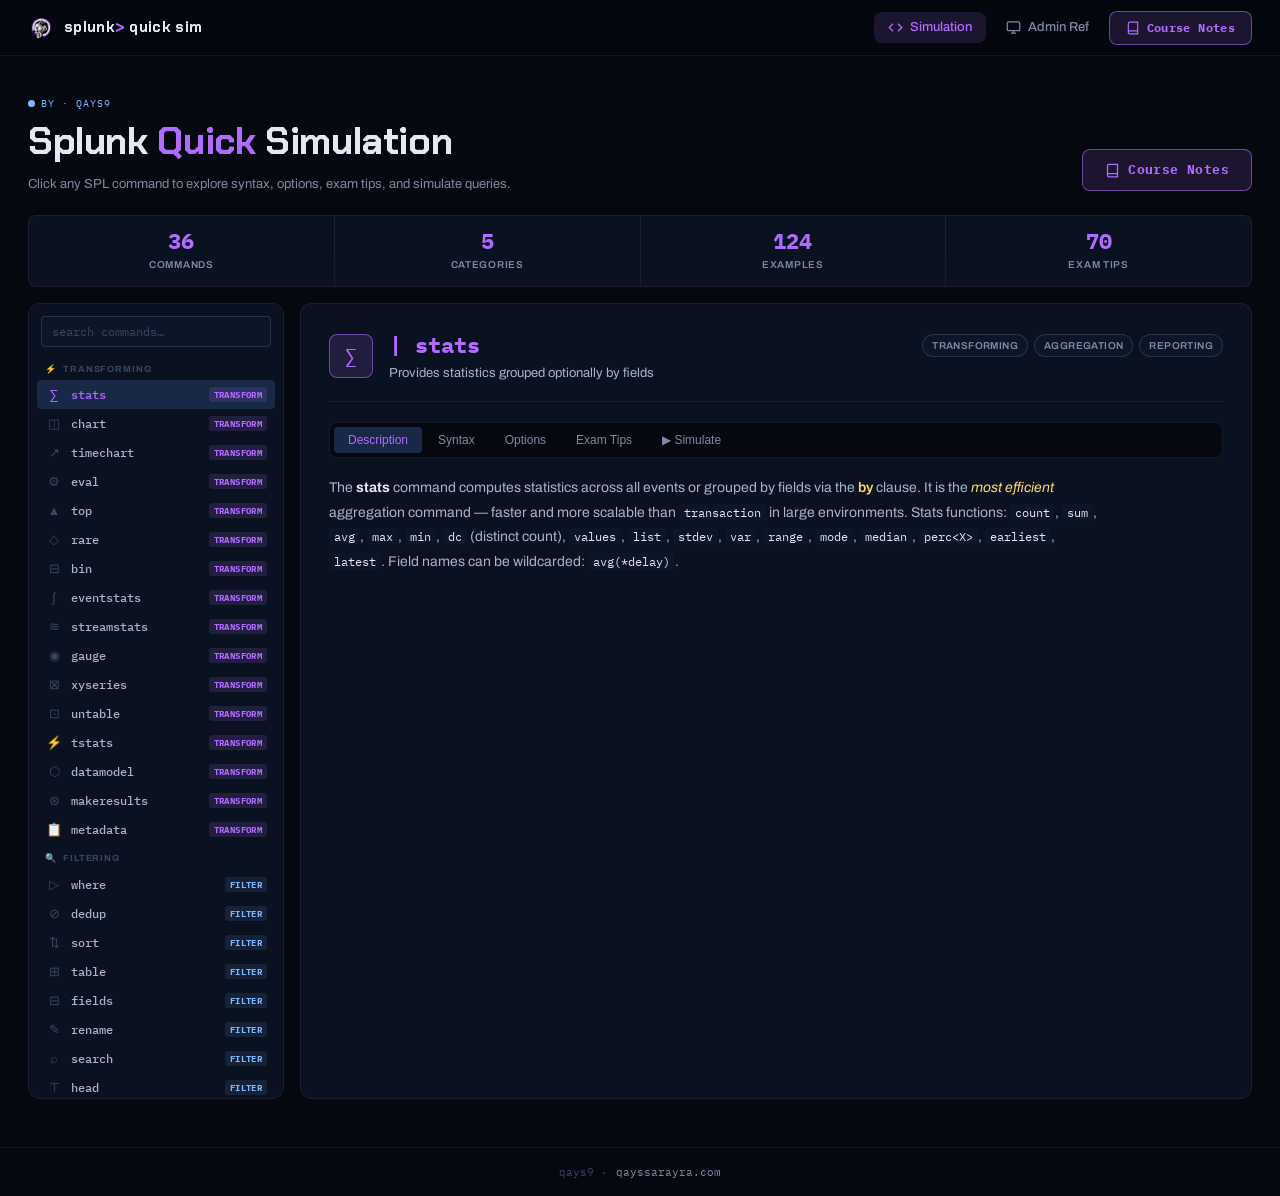
<file: splk-1002/index.html>
<!DOCTYPE html>
<html lang="en">
<head>
  <meta charset="UTF-8">
  <meta name="viewport" content="width=device-width, initial-scale=1.0">
  <title>Splunk Quick Simulation qays9</title>
  <meta name="description" content="Interactive Splunk SPL simulation tool by qays9.">
  <link rel="icon" href="assets/img/logo/qays9.png" type="image/png">
  <link rel="stylesheet" href="assets/css/root.css">
  <link rel="stylesheet" href="assets/css/style.css">
</head>
<body>

  <nav class="navbar">
    <a class="nav-brand" href="./">
      <img class="nav-logo" src="assets/img/logo/qays9.png" alt="qays9" onerror="this.style.display='none'">
      <span class="nav-title">splunk<span>&gt;</span> quick sim</span>
    </a>
    <div class="nav-links">
      <a class="nav-link active" href="./">
        <svg width="15" height="15" viewBox="0 0 24 24" fill="none" stroke="currentColor" stroke-width="2">
          <polyline points="16 18 22 12 16 6"/>
          <polyline points="8 6 2 12 8 18"/>
        </svg>
        Simulation
      </a>
      <a class="nav-link" href="../splk-1003/" target="_blank" rel="noopener">
        <svg width="15" height="15" viewBox="0 0 24 24" fill="none" stroke="currentColor" stroke-width="2">
          <rect x="2" y="3" width="20" height="14" rx="2"/>
          <path d="M8 21h8M12 17v4"/>
        </svg>
        Admin Ref
      </a>
      <a class="nav-download-btn" href="https://qayssarayra.com/vault/post/splunk-power-user-course" target="_blank" rel="noopener">
        <svg width="14" height="14" viewBox="0 0 24 24" fill="none" stroke="currentColor" stroke-width="2">
          <path d="M4 19.5A2.5 2.5 0 0 1 6.5 17H20"/>
          <path d="M6.5 2H20v20H6.5A2.5 2.5 0 0 1 4 19.5v-15A2.5 2.5 0 0 1 6.5 2z"/>
        </svg>
        <span>Course Notes</span>
      </a>
    </div>
  </nav>

  <div class="page-wrapper">

    <div class="hero">
      <div class="hero-left">
        <div class="hero-eyebrow">
          <svg width="7" height="7" viewBox="0 0 8 8" fill="currentColor"><circle cx="4" cy="4" r="4"/></svg>
          by &middot; qays9
        </div>
        <h1>Splunk <em>Quick</em> Simulation</h1>
        <p class="hero-sub">Click any SPL command to explore syntax, options, exam tips, and simulate queries.</p>
      </div>
      <div class="hero-actions">
        <a class="download-btn" href="https://qayssarayra.com/vault/post/splunk-power-user-course" target="_blank" rel="noopener">
          <svg width="15" height="15" viewBox="0 0 24 24" fill="none" stroke="currentColor" stroke-width="2">
            <path d="M4 19.5A2.5 2.5 0 0 1 6.5 17H20"/>
            <path d="M6.5 2H20v20H6.5A2.5 2.5 0 0 1 4 19.5v-15A2.5 2.5 0 0 1 6.5 2z"/>
          </svg>
          Course Notes
        </a>
      </div>
    </div>

    <div class="stats-bar" id="stats-bar"></div>

    <div class="main-layout">
      <div class="sidebar" id="sidebar"></div>
      <div class="content-area" id="content-area">
        <div id="home-grid-wrap" style="padding:20px">
          <div class="live-feed">
            <div class="live-feed-header">
              <div class="live-indicator">
                <div class="live-dot"></div>
                LIVE &middot; index=web_logs
              </div>
              <span style="font-size:10px;color:var(--text-dim);font-family:var(--font-mono)">qayssarayra.com</span>
            </div>
            <div class="live-feed-body" id="live-feed-body"></div>
          </div>
          <div id="home-grid"></div>
        </div>
      </div>
    </div>
  </div>

  <footer class="site-footer">
    qays9 &middot;
    <a href="https://qayssarayra.com" target="_blank" rel="noopener">qayssarayra.com</a>
  </footer>

  <script src="assets/js/data.js"></script>
  <script src="assets/js/sim.js"></script>
  <script src="assets/js/init.js"></script>
</body>
</html>
</file>
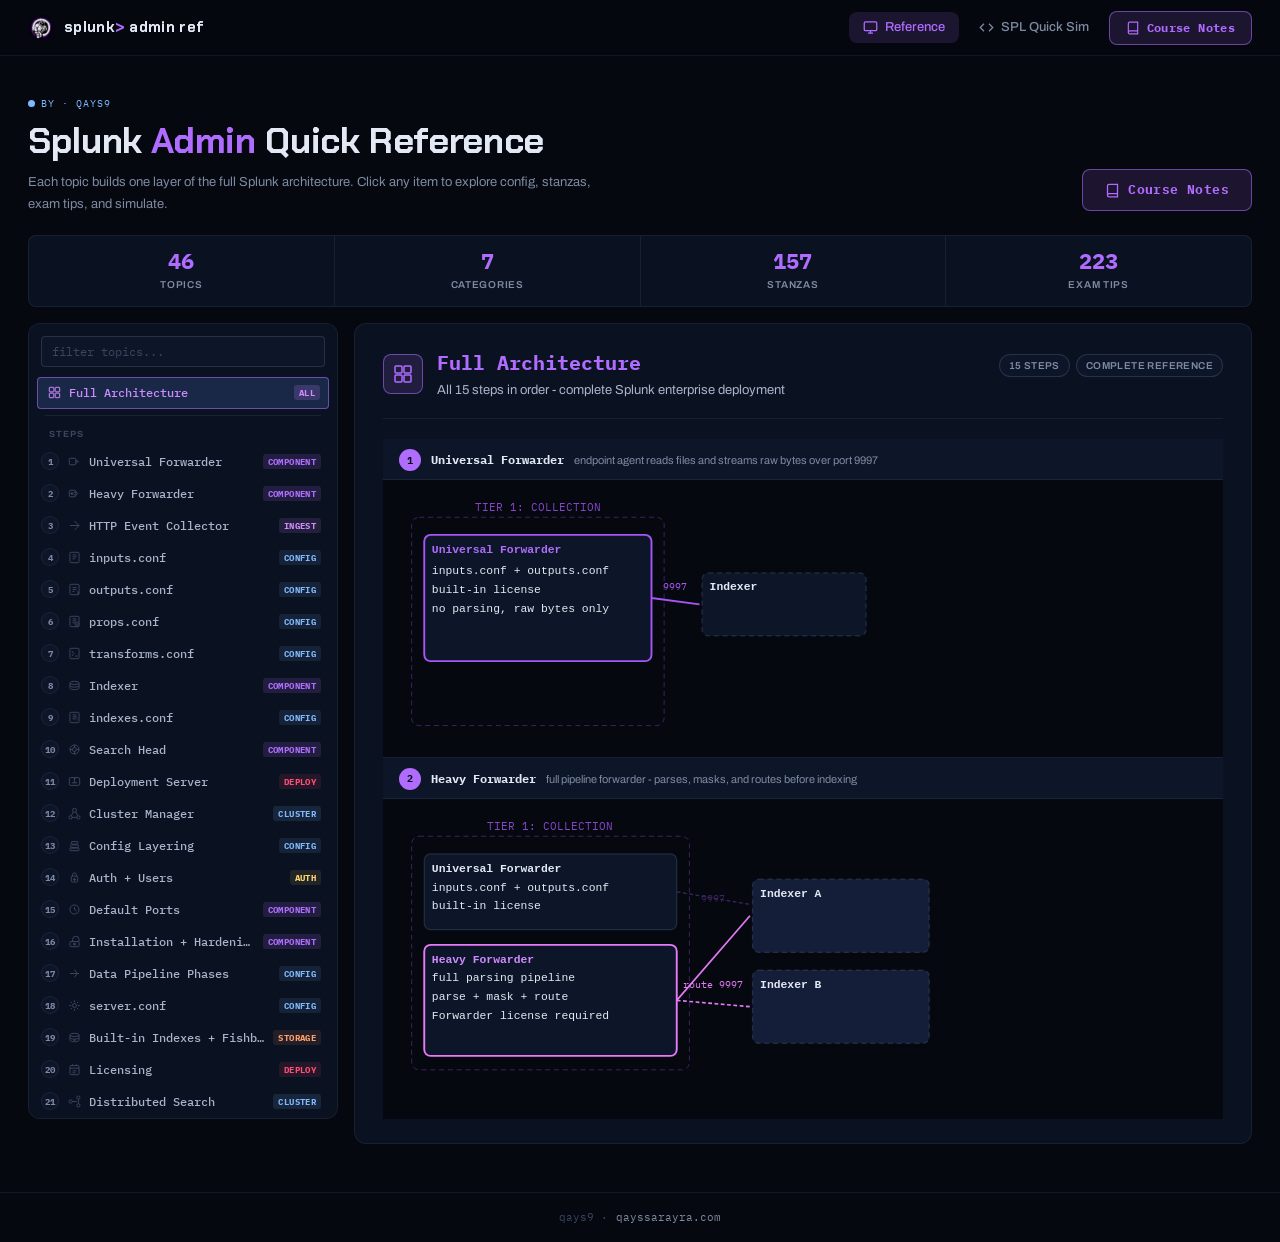
<file: splk-1003/index.html>
<!DOCTYPE html>
<html lang="en">
<head>
  <meta charset="UTF-8">
  <meta name="viewport" content="width=device-width, initial-scale=1.0">
  <title>Splunk Admin Quick Reference qays9</title>
  <meta name="description" content="Interactive Splunk admin reference tool by qays9.">
  <link rel="icon" href="assets/img/qays9.png" type="image/png">
  <link rel="stylesheet" href="assets/css/root.css">
  <link rel="stylesheet" href="assets/css/style.css">
</head>
<body>

  <nav class="navbar">
    <a class="nav-brand" href="./">
      <img class="nav-logo" src="assets/img/qays9.png" alt="qays9" onerror="this.style.display='none'">
      <span class="nav-title">splunk<span>&gt;</span> admin ref</span>
    </a>
    <div class="nav-links">
      <a class="nav-link active" href="./">
        <svg width="15" height="15" viewBox="0 0 24 24" fill="none" stroke="currentColor" stroke-width="2">
          <rect x="2" y="3" width="20" height="14" rx="2"/>
          <path d="M8 21h8M12 17v4"/>
        </svg>
        Reference
      </a>
      <a class="nav-link" href="../splk-1002/" target="_blank" rel="noopener">
        <svg width="15" height="15" viewBox="0 0 24 24" fill="none" stroke="currentColor" stroke-width="2">
          <polyline points="16 18 22 12 16 6"/>
          <polyline points="8 6 2 12 8 18"/>
        </svg>
        SPL Quick Sim
      </a>
      <a class="nav-download-btn" href="https://qayssarayra.com/vault/post/splunk-enterprise-admin-course" target="_blank" rel="noopener">
        <svg width="14" height="14" viewBox="0 0 24 24" fill="none" stroke="currentColor" stroke-width="2">
          <path d="M4 19.5A2.5 2.5 0 0 1 6.5 17H20"/>
          <path d="M6.5 2H20v20H6.5A2.5 2.5 0 0 1 4 19.5v-15A2.5 2.5 0 0 1 6.5 2z"/>
        </svg>
        <span>Course Notes</span>
      </a>
    </div>
  </nav>

  <div class="page-wrapper">

    <div class="hero">
      <div class="hero-left">
        <div class="hero-eyebrow">
          <svg width="7" height="7" viewBox="0 0 8 8" fill="currentColor"><circle cx="4" cy="4" r="4"/></svg>
          by &middot; qays9
        </div>
        <h1>Splunk <em>Admin</em> Quick Reference</h1>
        <p class="hero-sub">Each topic builds one layer of the full Splunk architecture. Click any item to explore config, stanzas, exam tips, and simulate.</p>
      </div>
      <div class="hero-actions">
        <a class="download-btn" href="https://qayssarayra.com/vault/post/splunk-enterprise-admin-course" target="_blank" rel="noopener">
          <svg width="15" height="15" viewBox="0 0 24 24" fill="none" stroke="currentColor" stroke-width="2">
            <path d="M4 19.5A2.5 2.5 0 0 1 6.5 17H20"/>
            <path d="M6.5 2H20v20H6.5A2.5 2.5 0 0 1 4 19.5v-15A2.5 2.5 0 0 1 6.5 2z"/>
          </svg>
          Course Notes
        </a>
      </div>
    </div>

    <div class="stats-bar" id="stats-bar"></div>

    <div class="main-layout">
      <div class="sidebar" id="sidebar"></div>
      <div class="content-area" id="content-area">
        <div id="home-grid-wrap" style="padding:20px">
          <div class="live-feed">
            <div class="live-feed-header">
              <div class="live-indicator">
                <div class="live-dot"></div>
                LIVE splunkd.log
              </div>
              <span style="font-size:10px;color:var(--text-dim);font-family:var(--font-mono)">qayssarayra.com</span>
            </div>
            <div class="live-feed-body" id="live-feed-body"></div>
          </div>
          <div id="home-grid"></div>
        </div>
      </div>
    </div>
  </div>

  <footer class="site-footer">
    qays9 &middot;
    <a href="https://qayssarayra.com" target="_blank" rel="noopener">qayssarayra.com</a>
  </footer>

  <script src="assets/js/data.js"></script>
  <script src="assets/js/sim.js"></script>
  <script src="assets/js/init.js"></script>
</body>
</html>
</file>
<file: splk-1002/assets/css/root.css>
:root {
  --bg0: #05080F;
  --bg1: #0A1120;
  --cream: #FAF7EC;
  --ink: #0B0E14;
  --amber: #B06CFF;
  --amber-soft: rgba(176, 108, 255, .14);
  --steel: rgba(148, 170, 210, .16);
  --steel-soft: rgba(148, 170, 210, .07);
  --text: #E3E9F4;
  --mut: #7E8AA3;
  --mono: 'IBM Plex Mono', monospace;
  --disp: 'Chakra Petch', sans-serif;
  --body: 'Archivo', sans-serif;

  
  --bg-primary:    #05080F;
  --bg-secondary:  #0A1120;
  --bg-tertiary:   #0D1628;
  --bg-card:       #101830;
  --bg-hover:      #141E38;
  --bg-active:     #1A2848;

  --border-subtle:  rgba(148, 170, 210, .10);
  --border-default: rgba(148, 170, 210, .18);
  --border-accent:  rgba(176, 108, 255, .55);

  --text-primary:   #E3E9F4;
  --text-secondary: #A8B4CC;
  --text-muted:     #7E8AA3;
  --text-dim:       #3A4560;

  
  --accent-cyan:       #B06CFF;
  --accent-cyan-dim:   #8A44E0;
  --accent-green:      #7EB8FF;
  --accent-green-dim:  #5090D8;
  --accent-orange:     #FF9F6B;
  --accent-orange-dim: #D97040;
  --accent-red:        #FF4F72;
  --accent-red-dim:    #D82E50;
  --accent-purple:     #D08AFF;
  --accent-purple-dim: #A855F7;
  --accent-yellow:     #FFD770;
  --accent-blue:       #7EB8FF;

  --splunk-orange:     #B06CFF;
  --splunk-orange-dim: #8A44E0;

  
  --cmd-keyword:  #FFD770;
  --cmd-pipe:     #B06CFF;
  --cmd-field:    #D08AFF;
  --cmd-value:    #FF9FC8;
  --cmd-function: #C8A0FF;
  --cmd-string:   #FFD770;
  --cmd-comment:  #3A4560;

  --font-mono: 'IBM Plex Mono', 'JetBrains Mono', monospace;
  --font-ui:   'Archivo', 'Space Grotesk', sans-serif;
  --font-disp: 'Chakra Petch', sans-serif;

  --radius-sm: 4px;
  --radius-md: 8px;
  --radius-lg: 12px;
  --radius-xl: 16px;

  --shadow-glow-cyan:   0 0 24px rgba(176, 108, 255, .18);
  --shadow-glow-green:  0 0 20px rgba(126, 184, 255, .12);
  --shadow-glow-orange: 0 0 20px rgba(176, 108, 255, .22);
  --shadow-card:        0 4px 32px rgba(0, 0, 0, .55);

  --transition:      0.18s ease;
  --transition-slow: 0.38s ease;

  
  --dark-primary-20: rgba(176, 108, 255, .20);
  --dark-primary-25: rgba(176, 108, 255, .25);
  --dark-primary-30: rgba(176, 108, 255, .30);
  --dark-primary-40: rgba(176, 108, 255, .40);
  --dark-primary-50: rgba(176, 108, 255, .50);
  --dark-primary-60: rgba(176, 108, 255, .60);
  --dark-primary-70: rgba(176, 108, 255, .70);

  --sidebar-dark-bg:   rgba(5, 8, 15, .96);
  --topbar-dark-bg:    rgba(5, 8, 15, .96);

  
  --success-primary:  #4ADE80;
  --error-primary:    #FF4F72;
  --warning-primary:  #FFD770;
  --info-primary:     #7EB8FF;

  --success-border:  rgba(74, 222, 128, .28);
  --error-border:    rgba(255, 79, 114, .28);
  --warning-border:  rgba(255, 215, 112, .28);
  --info-border:     rgba(126, 184, 255, .28);
}
</file>
<file: splk-1002/assets/css/style.css>
@import url("https://fonts.googleapis.com/css2?family=IBM+Plex+Mono:wght@400;500;600;700&family=Chakra+Petch:wght@600;700&family=Archivo:wght@400;500;600;700&display=swap");

*, *::before, *::after {
  box-sizing: border-box;
  margin: 0;
  padding: 0;
}

svg {
  display: inline-block;
  flex-shrink: 0;
  overflow: visible;
}

html {
  scroll-behavior: smooth;
}

body {
  background: var(--bg-primary);
  color: var(--text-primary);
  font-family: var(--font-ui);
  font-size: 14px;
  min-height: 100vh;
  line-height: 1.5;
}


@keyframes shimmer {
  0%   { background-position: -600px 0; }
  100% { background-position:  600px 0; }
}

.skeleton {
  background: linear-gradient(
    90deg,
    var(--bg-tertiary) 25%,
    var(--bg-hover)    50%,
    var(--bg-tertiary) 75%
  );
  background-size: 600px 100%;
  animation: shimmer 1.4s ease-in-out infinite;
  border-radius: var(--radius-sm);
}

.skeleton-line {
  height: 12px;
  margin-bottom: 8px;
  border-radius: var(--radius-sm);
}

.skeleton-line.short  { width: 40%; }
.skeleton-line.medium { width: 65%; }
.skeleton-line.long   { width: 90%; }
.skeleton-line.full   { width: 100%; }

.skeleton-card {
  height: 52px;
  border-radius: var(--radius-md);
  margin-bottom: 4px;
}

.skeleton-sidebar-item {
  height: 34px;
  border-radius: var(--radius-sm);
  margin-bottom: 3px;
}

.skeleton-sidebar-cat {
  height: 14px;
  width: 55%;
  border-radius: var(--radius-sm);
  margin: 12px 8px 6px;
}


.navbar {
  position: sticky;
  top: 0;
  z-index: 100;
  display: flex;
  align-items: center;
  justify-content: space-between;
  padding: 0 28px;
  height: 56px;
  background: var(--sidebar-dark-bg);
  backdrop-filter: blur(16px);
  border-bottom: 1px solid var(--border-subtle);
}

.nav-brand {
  display: flex;
  align-items: center;
  gap: 10px;
  text-decoration: none;
  color: var(--text-primary);
}

.nav-logo {
  width: 26px;
  height: 26px;
  object-fit: contain;
  opacity: .9;
}

.nav-title {
  font-family: var(--font-disp);
  font-size: 15px;
  font-weight: 700;
  color: var(--text-primary);
  letter-spacing: 0.02em;
}

.nav-title span {
  color: var(--splunk-orange);
}

.nav-links {
  display: flex;
  align-items: center;
  gap: 6px;
}

.nav-link {
  display: flex;
  align-items: center;
  gap: 7px;
  padding: 6px 14px;
  border-radius: var(--radius-md);
  color: var(--text-muted);
  text-decoration: none;
  font-size: 13px;
  font-weight: 500;
  transition: color var(--transition), background var(--transition);
}

.nav-link svg {
  width: 15px;
  height: 15px;
  min-width: 15px;
  min-height: 15px;
}

.nav-link:hover {
  color: var(--text-primary);
  background: var(--bg-hover);
}

.nav-link.active {
  color: var(--accent-cyan);
  background: var(--amber-soft);
}


.nav-download-btn {
  display: flex;
  align-items: center;
  gap: 7px;
  padding: 7px 16px;
  border-radius: var(--radius-md);
  background: var(--amber-soft);
  border: 1px solid var(--border-accent);
  color: var(--accent-cyan);
  font-size: 12px;
  font-weight: 700;
  font-family: var(--font-mono);
  text-decoration: none;
  letter-spacing: 0.03em;
  transition: background var(--transition), border-color var(--transition), color var(--transition), box-shadow var(--transition);
  cursor: pointer;
}

.nav-download-btn:hover {
  background: rgba(176, 108, 255, .24);
  border-color: var(--accent-cyan);
  box-shadow: var(--shadow-glow-cyan);
  color: #fff;
}

.nav-download-btn svg {
  width: 14px;
  height: 14px;
  min-width: 14px;
  min-height: 14px;
}


.page-wrapper {
  max-width: 1440px;
  margin: 0 auto;
  padding: 0 28px 48px;
}


.hero {
  padding: 36px 0 0;
  display: flex;
  align-items: flex-end;
  justify-content: space-between;
  flex-wrap: wrap;
  gap: 20px;
}

.hero-left {
  flex: 1;
  min-width: 260px;
}

.hero-eyebrow {
  display: inline-flex;
  align-items: center;
  gap: 6px;
  font-family: var(--font-mono);
  font-size: 10px;
  color: var(--accent-green);
  letter-spacing: 0.1em;
  text-transform: uppercase;
  margin-bottom: 10px;
}

.hero-eyebrow svg {
  flex-shrink: 0;
}

.hero h1 {
  font-family: var(--font-disp);
  font-size: clamp(24px, 4vw, 38px);
  font-weight: 700;
  color: var(--text-primary);
  line-height: 1.1;
  letter-spacing: -0.01em;
}

.hero h1 em {
  font-style: normal;
  color: var(--splunk-orange);
}

.hero-sub {
  margin-top: 10px;
  color: var(--text-muted);
  font-size: 13px;
  max-width: 560px;
  line-height: 1.7;
}

.hero-actions {
  display: flex;
  align-items: center;
  gap: 10px;
  flex-wrap: wrap;
  padding-bottom: 4px;
}

.download-btn {
  display: inline-flex;
  align-items: center;
  gap: 8px;
  padding: 10px 22px;
  border-radius: var(--radius-md);
  background: var(--amber-soft);
  border: 1px solid var(--border-accent);
  color: var(--accent-cyan);
  font-size: 13px;
  font-weight: 700;
  font-family: var(--font-mono);
  text-decoration: none;
  letter-spacing: 0.03em;
  transition: background var(--transition), box-shadow var(--transition), color var(--transition);
  cursor: pointer;
  white-space: nowrap;
}

.download-btn:hover {
  background: rgba(176, 108, 255, .22);
  box-shadow: var(--shadow-glow-cyan);
  color: #fff;
}

.download-btn svg {
  width: 15px;
  height: 15px;
  min-width: 15px;
  min-height: 15px;
}


.stats-bar {
  display: flex;
  gap: 0;
  flex-wrap: wrap;
  border: 1px solid var(--border-subtle);
  border-radius: var(--radius-md);
  background: var(--bg-secondary);
  margin: 20px 0 0;
  overflow: hidden;
}

.stat-item {
  flex: 1;
  min-width: 90px;
  padding: 14px 18px;
  text-align: center;
  border-right: 1px solid var(--border-subtle);
}

.stat-item:last-child {
  border-right: none;
}

.stat-num {
  display: block;
  font-family: var(--font-mono);
  font-size: 22px;
  font-weight: 700;
  color: var(--accent-cyan);
  line-height: 1;
}

.stat-label {
  display: block;
  font-size: 10px;
  font-weight: 600;
  color: var(--text-muted);
  text-transform: uppercase;
  letter-spacing: 0.07em;
  margin-top: 5px;
}


.main-layout {
  display: grid;
  grid-template-columns: 256px 1fr;
  gap: 16px;
  margin-top: 16px;
  min-height: calc(100vh - 300px);
}


.sidebar {
  background: var(--bg-secondary);
  border: 1px solid var(--border-subtle);
  border-radius: var(--radius-lg);
  padding: 12px 8px;
  height: fit-content;
  position: sticky;
  top: 72px;
  max-height: calc(100vh - 104px);
  overflow-y: auto;
}

.sidebar::-webkit-scrollbar { width: 3px; }
.sidebar::-webkit-scrollbar-track { background: transparent; }
.sidebar::-webkit-scrollbar-thumb {
  background: var(--dark-primary-25);
  border-radius: 2px;
}
.sidebar::-webkit-scrollbar-thumb:hover {
  background: var(--dark-primary-50);
}

.sidebar-search-wrap {
  padding: 0 4px 10px;
}

.sidebar-search {
  width: 100%;
  padding: 7px 10px;
  background: var(--bg-tertiary);
  border: 1px solid var(--border-default);
  border-radius: var(--radius-sm);
  color: var(--text-primary);
  font-size: 12px;
  font-family: var(--font-mono);
  outline: none;
  transition: border-color var(--transition);
}

.sidebar-search::placeholder { color: var(--text-dim); }
.sidebar-search:focus { border-color: var(--border-accent); }

.sidebar-group { margin-bottom: 2px; }

.sidebar-cat {
  display: flex;
  align-items: center;
  gap: 6px;
  padding: 6px 8px 4px;
  font-size: 9px;
  font-weight: 700;
  color: var(--text-dim);
  text-transform: uppercase;
  letter-spacing: 0.1em;
}

.sidebar-item {
  display: flex;
  align-items: center;
  gap: 8px;
  width: 100%;
  padding: 7px 8px;
  border-radius: var(--radius-sm);
  background: none;
  border: none;
  cursor: pointer;
  color: var(--text-secondary);
  text-align: left;
  transition: background var(--transition), color var(--transition);
}

.sidebar-item:hover {
  background: var(--bg-hover);
  color: var(--text-primary);
}

.sidebar-item.active {
  background: var(--bg-active);
  color: var(--accent-cyan);
}

.sidebar-icon {
  font-size: 13px;
  width: 18px;
  text-align: center;
  flex-shrink: 0;
  color: var(--text-dim);
}

.sidebar-item.active .sidebar-icon,
.sidebar-item:hover .sidebar-icon {
  color: inherit;
}

.sidebar-name {
  flex: 1;
  font-size: 12px;
  font-weight: 500;
  font-family: var(--font-mono);
}

.sidebar-tag {
  font-size: 9px;
  font-weight: 700;
  font-family: var(--font-mono);
  padding: 2px 5px;
  border-radius: 3px;
  text-transform: uppercase;
  letter-spacing: 0.04em;
}

.tag-transform  { background: var(--amber-soft);                       color: var(--accent-cyan); }
.tag-filter     { background: rgba(126, 184, 255, .10);                color: var(--accent-green); }
.tag-correlate  { background: rgba(255, 159, 107, .10);                color: var(--accent-orange); }
.tag-extract    { background: rgba(208, 138, 255, .12);                color: var(--accent-purple); }
.tag-enrich     { background: rgba(255, 215, 112, .10);                color: var(--accent-yellow); }


.content-area {
  background: var(--bg-secondary);
  border: 1px solid var(--border-subtle);
  border-radius: var(--radius-lg);
  min-height: 500px;
  overflow: hidden;
}

#home-grid-wrap {
  padding: 20px;
}

.grid-cat-label {
  font-size: 10px;
  font-weight: 700;
  text-transform: uppercase;
  letter-spacing: 0.09em;
  margin: 16px 0 6px;
  padding: 0 2px;
  color: var(--text-dim);
}

#home-grid {
  display: grid;
  grid-template-columns: repeat(auto-fill, minmax(280px, 1fr));
  gap: 6px;
}

.cmd-card {
  display: flex;
  align-items: center;
  gap: 12px;
  padding: 12px 14px;
  border-radius: var(--radius-md);
  background: var(--bg-tertiary);
  border: 1px solid var(--border-subtle);
  cursor: pointer;
  transition: background var(--transition), border-color var(--transition), transform 0.1s, box-shadow var(--transition);
}

.cmd-card:hover {
  background: var(--bg-hover);
  border-color: var(--border-accent);
  transform: translateY(-1px);
  box-shadow: var(--shadow-glow-cyan);
}

.cmd-card-icon {
  font-size: 16px;
  width: 28px;
  text-align: center;
  flex-shrink: 0;
  color: var(--accent-cyan);
  font-family: var(--font-mono);
}

.cmd-card-body { flex: 1; min-width: 0; }

.cmd-card-name {
  font-family: var(--font-mono);
  font-size: 13px;
  font-weight: 600;
  color: var(--text-primary);
}

.cmd-card-sub {
  font-size: 11px;
  color: var(--text-muted);
  margin-top: 2px;
  white-space: nowrap;
  overflow: hidden;
  text-overflow: ellipsis;
}


.live-feed {
  margin-bottom: 20px;
  border: 1px solid var(--border-subtle);
  border-radius: var(--radius-md);
  overflow: hidden;
  background: var(--bg-primary);
}

.live-feed-header {
  display: flex;
  align-items: center;
  justify-content: space-between;
  flex-wrap: wrap;
  gap: 8px;
  padding: 8px 14px;
  background: var(--bg-tertiary);
  border-bottom: 1px solid var(--border-subtle);
}

.live-indicator {
  display: flex;
  align-items: center;
  gap: 7px;
  font-family: var(--font-mono);
  font-size: 10px;
  font-weight: 700;
  color: var(--accent-green);
  letter-spacing: 0.06em;
}

.live-dot {
  width: 7px;
  height: 7px;
  border-radius: 50%;
  background: var(--accent-green);
  animation: livepulse 1.4s ease-in-out infinite;
}

@keyframes livepulse {
  0%, 100% { box-shadow: 0 0 0 0 rgba(126, 184, 255, .4); }
  50%       { box-shadow: 0 0 0 5px transparent; }
}

.live-feed-body {
  font-family: var(--font-mono);
  font-size: 11px;
  min-height: 140px;
}

.feed-row {
  display: flex;
  align-items: center;
  flex-wrap: wrap;
  gap: 10px;
  padding: 4px 14px;
  border-bottom: 1px solid var(--border-subtle);
  animation: feedin 0.3s ease;
}

@keyframes feedin {
  from { opacity: 0; transform: translateY(-3px); }
  to   { opacity: 1; transform: none; }
}

.feed-row:last-child { border-bottom: none; }

.fe-time   { color: var(--text-dim);      min-width: 58px; }
.fe-host   { color: var(--accent-orange); min-width: 170px; white-space: nowrap; overflow: hidden; text-overflow: ellipsis; }
.fe-method { color: var(--accent-cyan);   min-width: 40px; }
.fe-uri    { color: var(--accent-green);  flex: 1; white-space: nowrap; overflow: hidden; text-overflow: ellipsis; }
.fe-status { min-width: 36px; font-weight: 700; }
.fe-ok     { color: var(--accent-green); }
.fe-err    { color: var(--accent-red); }
.fe-warn   { color: var(--accent-orange); }
.fe-redir  { color: var(--accent-yellow); }
.fe-bytes  { color: var(--text-muted); min-width: 70px; text-align: right; }
.fe-user   { color: var(--accent-purple); min-width: 80px; }


.cmd-panel { padding: 24px 28px; }

.cmd-header {
  display: flex;
  align-items: flex-start;
  justify-content: space-between;
  flex-wrap: wrap;
  gap: 12px;
  margin-bottom: 20px;
  padding-bottom: 18px;
  border-bottom: 1px solid var(--border-subtle);
}

.cmd-header-left {
  display: flex;
  align-items: center;
  gap: 16px;
}

.cmd-big-icon {
  width: 44px;
  height: 44px;
  display: flex;
  align-items: center;
  justify-content: center;
  border-radius: var(--radius-md);
  background: var(--amber-soft);
  border: 1px solid var(--border-accent);
  font-size: 20px;
  font-family: var(--font-mono);
  color: var(--accent-cyan);
  flex-shrink: 0;
}

.cmd-title {
  font-family: var(--font-mono);
  font-size: 22px;
  font-weight: 700;
  color: var(--accent-cyan);
}

.cmd-subtitle {
  font-size: 13px;
  color: var(--text-secondary);
  margin-top: 3px;
}

.cmd-badges {
  display: flex;
  flex-wrap: wrap;
  gap: 6px;
  margin-top: 6px;
}

.badge {
  padding: 3px 9px;
  border-radius: 99px;
  font-size: 10px;
  font-weight: 600;
  text-transform: uppercase;
  letter-spacing: 0.04em;
  background: var(--bg-tertiary);
  border: 1px solid var(--border-default);
  color: var(--text-muted);
}


.section-tabs {
  display: flex;
  gap: 2px;
  flex-wrap: wrap;
  margin-bottom: 18px;
  padding: 4px;
  background: var(--bg-primary);
  border-radius: var(--radius-md);
  border: 1px solid var(--border-subtle);
}

.tab {
  padding: 6px 14px;
  border-radius: var(--radius-sm);
  background: none;
  border: none;
  cursor: pointer;
  color: var(--text-muted);
  font-size: 12px;
  font-weight: 500;
  transition: background var(--transition), color var(--transition);
}

.tab:hover {
  color: var(--text-primary);
  background: var(--bg-hover);
}

.tab.active {
  background: var(--bg-active);
  color: var(--accent-cyan);
}

.tab-panel        { display: none; }
.tab-panel.active { display: block; }


.desc-text {
  font-size: 14px;
  color: var(--text-secondary);
  line-height: 1.75;
  max-width: 780px;
}

.desc-text code,
.desc-text strong {
  color: var(--text-primary);
}

.desc-text code {
  font-family: var(--font-mono);
  font-size: 12px;
  padding: 1px 5px;
  background: var(--bg-tertiary);
  border-radius: 3px;
}

.desc-text em {
  font-style: italic;
  color: var(--accent-yellow);
}

.section-hint {
  font-size: 12px;
  color: var(--text-muted);
  margin-bottom: 10px;
}


.syntax-block {
  display: flex;
  flex-direction: column;
  gap: 4px;
}

.syntax-line {
  padding: 10px 14px;
  border-radius: var(--radius-md);
  background: var(--bg-primary);
  border: 1px solid var(--border-subtle);
  font-family: var(--font-mono);
  font-size: 12px;
  line-height: 1.65;
  cursor: pointer;
  white-space: pre-wrap;
  transition: background var(--transition), border-color var(--transition);
}

.syntax-line:hover {
  background: var(--bg-hover);
  border-color: var(--border-accent);
}

.spl-keyword  { color: var(--cmd-keyword);  font-weight: 600; }
.spl-pipe     { color: var(--cmd-pipe);     font-weight: 700; }
.spl-field    { color: var(--cmd-field); }
.spl-value    { color: var(--cmd-value); }
.spl-func     { color: var(--cmd-function); }
.spl-string   { color: var(--cmd-string); }
.spl-comment  { color: var(--cmd-comment); font-style: italic; }
.spl-index    { color: var(--accent-blue); }


.opts-table { width: 100%; border-collapse: collapse; }

.opts-table td {
  padding: 9px 12px;
  border-bottom: 1px solid var(--border-subtle);
  font-size: 13px;
  vertical-align: top;
}

.opts-table tr:last-child td { border-bottom: none; }

.opts-table td:first-child {
  width: 260px;
  font-family: var(--font-mono);
  font-size: 11.5px;
  color: var(--text-primary);
  white-space: nowrap;
}

.opts-table td:first-child code { background: none; }

.opts-table code {
  font-family: var(--font-mono);
  font-size: 11.5px;
  color: var(--text-primary);
}

.opts-table td:last-child { color: var(--text-secondary); }


.tips-block {
  display: flex;
  flex-direction: column;
  gap: 8px;
}

.tip-item {
  padding: 12px 16px;
  border-radius: var(--radius-md);
  background: rgba(255, 215, 112, .04);
  border: 1px solid rgba(255, 215, 112, .18);
  font-size: 13px;
  line-height: 1.65;
  color: var(--text-secondary);
}

.tip-item strong { color: var(--accent-yellow); }

.tip-item code {
  font-family: var(--font-mono);
  font-size: 11.5px;
  color: var(--text-primary);
  padding: 1px 4px;
  background: var(--bg-tertiary);
  border-radius: 3px;
}

.tip-item em {
  font-style: italic;
  color: var(--text-primary);
}


.sim-wrap {
  display: flex;
  flex-direction: column;
  gap: 12px;
}

.sim-toolbar {
  display: flex;
  align-items: center;
  justify-content: space-between;
  flex-wrap: wrap;
  gap: 8px;
}

.sim-presets {
  display: flex;
  flex-wrap: wrap;
  gap: 6px;
}

.preset-btn {
  padding: 5px 10px;
  border-radius: var(--radius-sm);
  background: var(--bg-tertiary);
  border: 1px solid var(--border-default);
  color: var(--text-secondary);
  font-size: 11px;
  font-family: var(--font-mono);
  cursor: pointer;
  transition: background var(--transition), color var(--transition);
}

.preset-btn:hover {
  background: var(--bg-hover);
  color: var(--text-primary);
  border-color: var(--border-accent);
}

.sim-actions {
  display: flex;
  gap: 6px;
}

.sim-run-btn {
  padding: 7px 18px;
  border-radius: var(--radius-sm);
  background: var(--accent-cyan);
  border: none;
  cursor: pointer;
  color: var(--bg-primary);
  font-size: 12px;
  font-weight: 700;
  transition: opacity var(--transition), box-shadow var(--transition);
}

.sim-run-btn:hover {
  opacity: .85;
  box-shadow: var(--shadow-glow-cyan);
}

.sim-clear-btn {
  padding: 7px 12px;
  border-radius: var(--radius-sm);
  background: var(--bg-tertiary);
  border: 1px solid var(--border-default);
  color: var(--text-muted);
  font-size: 12px;
  cursor: pointer;
  transition: background var(--transition), color var(--transition);
}

.sim-clear-btn:hover {
  background: var(--bg-hover);
  color: var(--accent-red);
}

.sim-terminal {
  border-radius: var(--radius-md);
  overflow: hidden;
  border: 1px solid var(--border-default);
  background: var(--bg-primary);
}

.terminal-dots {
  display: flex;
  gap: 6px;
  padding: 8px 12px;
  background: var(--bg-tertiary);
  border-bottom: 1px solid var(--border-subtle);
}

.terminal-dots span {
  width: 10px;
  height: 10px;
  border-radius: 50%;
}

.terminal-dots span:nth-child(1) { background: #ff5f57; }
.terminal-dots span:nth-child(2) { background: #febc2e; }
.terminal-dots span:nth-child(3) { background: #28c840; }

.terminal-label {
  padding: 4px 14px;
  font-size: 10px;
  font-family: var(--font-mono);
  color: var(--text-dim);
  background: var(--bg-tertiary);
  border-bottom: 1px solid var(--border-subtle);
}

.sim-input {
  width: 100%;
  min-height: 80px;
  max-height: 200px;
  padding: 12px 14px;
  background: var(--bg-primary);
  border: none;
  outline: none;
  resize: vertical;
  color: var(--accent-green);
  font-family: var(--font-mono);
  font-size: 13px;
  line-height: 1.6;
  caret-color: var(--accent-cyan);
}

.sim-output {
  min-height: 80px;
  border: 1px solid var(--border-subtle);
  border-radius: var(--radius-md);
  background: var(--bg-primary);
  overflow: hidden;
}

.sim-empty {
  padding: 24px 20px;
  font-size: 13px;
  color: var(--text-muted);
  font-family: var(--font-mono);
  text-align: center;
}

.sim-error {
  padding: 16px 20px;
  font-size: 13px;
  color: var(--accent-red);
  font-family: var(--font-mono);
  background: rgba(255, 79, 114, .06);
}

.sim-loading {
  display: flex;
  align-items: center;
  gap: 10px;
  padding: 20px;
  font-family: var(--font-mono);
  font-size: 12px;
  color: var(--text-muted);
}

.spin {
  width: 14px;
  height: 14px;
  border-radius: 50%;
  border: 2px solid var(--border-default);
  border-top-color: var(--accent-cyan);
  animation: spin .6s linear infinite;
}

@keyframes spin { to { transform: rotate(360deg); } }


.result-meta {
  padding: 6px 12px;
  font-family: var(--font-mono);
  font-size: 10px;
  color: var(--text-muted);
  background: var(--bg-tertiary);
  border-bottom: 1px solid var(--border-subtle);
}

.result-scroll { overflow-x: auto; }

.result-table {
  width: 100%;
  border-collapse: collapse;
  font-family: var(--font-mono);
  font-size: 12px;
}

.result-table thead { background: var(--bg-tertiary); }

.result-table th {
  padding: 8px 12px;
  text-align: left;
  font-size: 10px;
  font-weight: 700;
  color: var(--text-muted);
  text-transform: uppercase;
  letter-spacing: 0.05em;
  border-bottom: 1px solid var(--border-default);
  white-space: nowrap;
}

.result-table td {
  padding: 6px 12px;
  border-bottom: 1px solid var(--border-subtle);
  max-width: 260px;
  overflow: hidden;
  text-overflow: ellipsis;
  white-space: nowrap;
  vertical-align: middle;
}

.result-table tr:last-child td { border-bottom: none; }
.result-table tbody tr:hover { background: var(--bg-hover); }

.highlight {
  color: var(--accent-cyan);
  font-weight: 600;
}


.prac-wrapper {
  max-width: 860px;
  margin: 0 auto;
  padding: 0 24px 60px;
}

.prac-hero { padding: 24px 0 16px; }

.prac-hero h1 {
  font-size: 26px;
  font-weight: 700;
  color: var(--text-primary);
  font-family: var(--font-disp);
}

.prac-hero h1 em {
  font-style: normal;
  color: var(--accent-cyan);
}

.prac-hero p {
  color: var(--text-secondary);
  font-size: 13px;
  margin-top: 6px;
}

.prac-stats-bar {
  display: grid;
  grid-template-columns: repeat(4, 1fr);
  gap: 0;
  background: var(--bg-secondary);
  border: 1px solid var(--border-subtle);
  border-radius: var(--radius-md);
  overflow: hidden;
  margin-bottom: 16px;
}

.prac-stat {
  padding: 12px 16px;
  text-align: center;
  border-right: 1px solid var(--border-subtle);
}

.prac-stat:last-child { border-right: none; }

.prac-stat-num {
  display: block;
  font-family: var(--font-mono);
  font-size: 22px;
  font-weight: 700;
  line-height: 1;
}

.prac-stat-num.green  { color: var(--accent-green); }
.prac-stat-num.red    { color: var(--accent-red); }
.prac-stat-num.yellow { color: var(--accent-yellow); }
.prac-stat-num.cyan   { color: var(--accent-cyan); }

.prac-stat-label {
  display: block;
  font-size: 10px;
  font-weight: 600;
  text-transform: uppercase;
  letter-spacing: 0.06em;
  color: var(--text-muted);
  margin-top: 4px;
}

.progress-track {
  height: 3px;
  background: var(--bg-tertiary);
  border-radius: 99px;
  margin-bottom: 16px;
  overflow: hidden;
}

.progress-bar {
  height: 100%;
  background: var(--accent-green);
  border-radius: 99px;
  transition: width .5s ease;
}

.prac-controls {
  display: flex;
  align-items: center;
  justify-content: space-between;
  flex-wrap: wrap;
  gap: 8px;
  margin-bottom: 20px;
}

.filter-tabs {
  display: flex;
  gap: 4px;
  flex-wrap: wrap;
}

.filter-tab {
  padding: 6px 12px;
  border-radius: var(--radius-sm);
  background: var(--bg-secondary);
  border: 1px solid var(--border-subtle);
  color: var(--text-muted);
  font-size: 12px;
  font-weight: 500;
  cursor: pointer;
  transition: background var(--transition), color var(--transition);
}

.filter-tab:hover {
  background: var(--bg-hover);
  color: var(--text-primary);
}

.filter-tab.active {
  background: var(--amber-soft);
  border-color: var(--accent-cyan);
  color: var(--accent-cyan);
}

.filter-tab span {
  font-family: var(--font-mono);
  font-size: 10px;
  opacity: .7;
  margin-left: 4px;
}

.prac-action-btns {
  display: flex;
  gap: 6px;
}

.prac-btn {
  padding: 6px 14px;
  border-radius: var(--radius-sm);
  border: 1px solid var(--border-default);
  background: var(--bg-secondary);
  color: var(--text-secondary);
  font-size: 12px;
  cursor: pointer;
  transition: background var(--transition), color var(--transition);
}

.prac-btn:hover {
  background: var(--bg-hover);
  color: var(--text-primary);
}

.prac-btn.danger:hover {
  color: var(--accent-red);
  border-color: var(--accent-red);
}

#questions-container {
  display: flex;
  flex-direction: column;
  gap: 12px;
}

.pq-card {
  background: var(--bg-secondary);
  border: 1px solid var(--border-subtle);
  border-radius: var(--radius-lg);
  padding: 20px;
  transition: border-color var(--transition);
}

.pq-card.pq-answered { border-color: var(--border-default); }

.pq-header {
  display: flex;
  align-items: center;
  gap: 8px;
  margin-bottom: 12px;
  flex-wrap: wrap;
}

.pq-num {
  font-family: var(--font-mono);
  font-size: 11px;
  font-weight: 700;
  color: var(--text-dim);
  min-width: 32px;
}

.pq-domain {
  font-size: 10px;
  font-weight: 600;
  text-transform: uppercase;
  letter-spacing: 0.05em;
  color: var(--accent-cyan);
  background: var(--amber-soft);
  padding: 2px 7px;
  border-radius: 99px;
}

.pq-multi {
  font-size: 9px;
  font-weight: 700;
  text-transform: uppercase;
  color: var(--accent-purple);
  background: rgba(208, 138, 255, .10);
  padding: 2px 6px;
  border-radius: 99px;
}

.pq-badge {
  font-size: 10px;
  font-weight: 700;
  padding: 2px 8px;
  border-radius: 99px;
  margin-left: auto;
}

.pq-badge-correct {
  background: rgba(74, 222, 128, .10);
  color: var(--success-primary);
}

.pq-badge-incorrect {
  background: rgba(255, 79, 114, .10);
  color: var(--accent-red);
}

.pq-question {
  font-size: 14px;
  color: var(--text-primary);
  line-height: 1.65;
  margin-bottom: 14px;
  font-weight: 500;
}

.pq-opts {
  display: flex;
  flex-direction: column;
  gap: 6px;
}

.pq-opt {
  display: flex;
  align-items: flex-start;
  gap: 10px;
  padding: 10px 14px;
  border-radius: var(--radius-md);
  background: var(--bg-tertiary);
  border: 1px solid var(--border-subtle);
  cursor: pointer;
  text-align: left;
  width: 100%;
  font-size: 13px;
  color: var(--text-secondary);
  transition: background var(--transition), border-color var(--transition), color var(--transition);
}

button.pq-opt { font-family: inherit; }
label.pq-opt  { cursor: pointer; }

.pq-opt:not(.pq-locked):hover {
  background: var(--bg-hover);
  border-color: var(--border-accent);
  color: var(--text-primary);
}

.pq-opt.pq-correct {
  background: rgba(74, 222, 128, .07);
  border-color: var(--success-primary);
  color: var(--success-primary);
}

.pq-opt.pq-wrong {
  background: rgba(255, 79, 114, .07);
  border-color: var(--accent-red);
  color: var(--accent-red);
}

.pq-opt.pq-locked {
  cursor: default;
  pointer-events: none;
}

.pq-opt-letter {
  font-family: var(--font-mono);
  font-size: 11px;
  font-weight: 700;
  color: var(--text-muted);
  min-width: 18px;
  flex-shrink: 0;
  margin-top: 1px;
}

.pq-check {
  margin-top: 2px;
  flex-shrink: 0;
  accent-color: var(--accent-cyan);
  cursor: pointer;
}

.pq-submit-wrap { margin-top: 10px; }

.pq-submit-btn {
  padding: 8px 20px;
  border-radius: var(--radius-sm);
  background: var(--accent-cyan);
  border: none;
  cursor: pointer;
  color: var(--bg-primary);
  font-size: 13px;
  font-weight: 700;
  transition: opacity var(--transition);
}

.pq-submit-btn:disabled { opacity: .35; cursor: default; }
.pq-submit-btn:not(:disabled):hover { opacity: .85; }

.pq-explanation {
  margin-top: 14px;
  padding: 12px 14px;
  background: var(--amber-soft);
  border: 1px solid var(--border-accent);
  border-radius: var(--radius-md);
  font-size: 13px;
  color: var(--text-secondary);
  line-height: 1.65;
}

.pq-explanation strong { color: var(--accent-cyan); }

.pq-error {
  padding: 24px;
  text-align: center;
  color: var(--accent-red);
  font-size: 13px;
}

.pq-empty {
  padding: 40px;
  text-align: center;
  color: var(--text-muted);
  font-size: 13px;
}


#score-overlay {
  position: fixed;
  inset: 0;
  z-index: 200;
  background: rgba(5, 8, 15, .88);
  backdrop-filter: blur(10px);
  display: none;
  align-items: center;
  justify-content: center;
}

.score-modal {
  background: var(--bg-secondary);
  border: 1px solid var(--border-default);
  border-radius: var(--radius-xl);
  padding: 40px 48px;
  text-align: center;
  max-width: 380px;
  width: 90%;
}

.score-grade {
  font-family: var(--font-disp);
  font-size: 72px;
  font-weight: 700;
  line-height: 1;
  margin-bottom: 8px;
}

.score-pct {
  font-family: var(--font-mono);
  font-size: 36px;
  font-weight: 700;
  color: var(--text-primary);
  margin-bottom: 6px;
}

.score-detail {
  font-size: 13px;
  color: var(--text-muted);
  font-family: var(--font-mono);
  margin-bottom: 16px;
}

.score-bar {
  height: 4px;
  background: var(--bg-tertiary);
  border-radius: 99px;
  margin-bottom: 16px;
  overflow: hidden;
}

.score-fill {
  height: 100%;
  border-radius: 99px;
  transition: width 1s ease;
}

.score-msg {
  font-size: 14px;
  color: var(--text-secondary);
  margin-bottom: 24px;
}

.score-actions {
  display: flex;
  gap: 10px;
  justify-content: center;
}

.score-reset {
  padding: 9px 22px;
  border-radius: var(--radius-sm);
  background: var(--accent-cyan);
  border: none;
  cursor: pointer;
  color: var(--bg-primary);
  font-size: 13px;
  font-weight: 700;
}

.score-close {
  padding: 9px 22px;
  border-radius: var(--radius-sm);
  background: var(--bg-tertiary);
  border: 1px solid var(--border-default);
  color: var(--text-secondary);
  font-size: 13px;
  cursor: pointer;
}


.sim-trace-btn {
  padding: 7px 12px;
  border-radius: var(--radius-sm);
  background: var(--bg-tertiary);
  border: 1px solid var(--border-default);
  color: var(--text-muted);
  font-size: 12px;
  font-family: var(--font-mono);
  cursor: pointer;
  transition: background var(--transition), color var(--transition), border-color var(--transition);
}

.sim-trace-btn:hover {
  background: var(--bg-hover);
  color: var(--accent-purple);
  border-color: var(--accent-purple-dim);
}

.sim-trace-btn.active {
  background: rgba(208, 138, 255, .10);
  color: var(--accent-purple);
  border-color: var(--accent-purple);
}

.trace-wrap {
  display: flex;
  flex-direction: column;
  gap: 0;
}

.trace-step {
  border: 1px solid var(--border-subtle);
  border-radius: var(--radius-md);
  overflow: hidden;
  margin-bottom: 4px;
  background: var(--bg-primary);
}

.trace-step.trace-final {
  border-color: var(--accent-cyan-dim);
  box-shadow: 0 0 14px rgba(176, 108, 255, .10);
}

.trace-step-header {
  display: flex;
  align-items: center;
  gap: 10px;
  padding: 7px 12px;
  background: var(--bg-tertiary);
  border-bottom: 1px solid var(--border-subtle);
}

.trace-step-num {
  display: inline-flex;
  align-items: center;
  justify-content: center;
  width: 20px;
  height: 20px;
  border-radius: 4px;
  background: var(--bg-hover);
  color: var(--accent-cyan);
  font-size: 10px;
  font-weight: 700;
  font-family: var(--font-mono);
  flex-shrink: 0;
}

.trace-final .trace-step-num {
  background: rgba(208, 138, 255, .15);
  color: var(--accent-purple);
}

.trace-step-label {
  font-family: var(--font-mono);
  font-size: 12px;
  font-weight: 600;
  color: var(--text-primary);
  flex: 1;
}

.trace-step-count {
  font-family: var(--font-mono);
  font-size: 10px;
  color: var(--accent-cyan);
  font-weight: 700;
}

.trace-step-note {
  font-family: var(--font-mono);
  font-size: 9px;
  color: var(--text-dim);
  padding: 2px 5px;
  background: var(--bg-hover);
  border-radius: 3px;
}

.trace-cmd {
  padding: 4px 12px 6px;
  background: rgba(0, 0, 0, .20);
  border-bottom: 1px solid var(--border-subtle);
}

.trace-cmd code {
  font-family: var(--font-mono);
  font-size: 10px;
  color: var(--text-muted);
}

.trace-arrow {
  text-align: center;
  font-family: var(--font-mono);
  font-size: 10px;
  color: var(--text-dim);
  padding: 2px 0;
}

.trace-step .result-table   { font-size: 11px; }
.trace-step .result-table th { font-size: 9px; padding: 5px 10px; }
.trace-step .result-table td { padding: 4px 10px; font-size: 11px; }
.trace-step .result-meta     { font-size: 9px; padding: 4px 10px; }


.site-footer {
  border-top: 1px solid var(--border-subtle);
  padding: 16px 28px;
  display: flex;
  align-items: center;
  justify-content: center;
  gap: 8px;
  font-size: 11px;
  color: var(--text-dim);
  font-family: var(--font-mono);
}

.site-footer a {
  color: var(--text-muted);
  text-decoration: none;
  transition: color var(--transition);
}

.site-footer a:hover { color: var(--accent-cyan); }


::-webkit-scrollbar               { width: 6px; height: 6px; }
::-webkit-scrollbar-track         { background: var(--bg-secondary); border-radius: 99px; }
::-webkit-scrollbar-thumb         { background: var(--dark-primary-30); border-radius: 99px; }
::-webkit-scrollbar-thumb:hover   { background: var(--dark-primary-60); }
::-webkit-scrollbar-corner        { background: var(--bg-secondary); }

*       { scrollbar-width: thin; scrollbar-color: var(--dark-primary-30) var(--bg-secondary); }
*:hover { scrollbar-color: var(--dark-primary-60) var(--bg-secondary); }

.result-scroll::-webkit-scrollbar        { height: 5px; }
.result-scroll::-webkit-scrollbar-track  { background: var(--bg-tertiary); border-radius: 99px; }
.result-scroll::-webkit-scrollbar-thumb  { background: var(--dark-primary-40); border-radius: 99px; }
.result-scroll::-webkit-scrollbar-thumb:hover { background: var(--dark-primary-70); }

.sim-input::-webkit-scrollbar             { width: 4px; }
.sim-input::-webkit-scrollbar-track       { background: transparent; }
.sim-input::-webkit-scrollbar-thumb       { background: var(--dark-primary-20); border-radius: 99px; }
.sim-input::-webkit-scrollbar-thumb:hover { background: var(--dark-primary-50); }


@media (max-width: 900px) {
  .main-layout {
    grid-template-columns: 1fr;
  }

  .sidebar {
    position: static;
    max-height: 340px;
  }

  .hero {
    flex-direction: column;
    align-items: flex-start;
    gap: 16px;
  }

  #home-grid {
    grid-template-columns: 1fr;
  }
}

@media (max-width: 600px) {
  .navbar { padding: 0 16px; }
  .page-wrapper { padding: 0 16px 40px; }
  .stats-bar .stat-item { min-width: 70px; }
  .cmd-header { flex-direction: column; }
  .prac-stats-bar { grid-template-columns: repeat(2, 1fr); }
  .opts-table td:first-child { width: 180px; }
  .cmd-panel { padding: 16px; }
  .nav-download-btn span { display: none; }
}
</file>
<file: splk-1003/assets/css/root.css>
:root {
  --bg0: #05080F;
  --bg1: #0A1120;
  --cream: #FAF7EC;
  --ink: #0B0E14;
  --amber: #B06CFF;
  --amber-soft: rgba(176, 108, 255, .14);
  --steel: rgba(148, 170, 210, .16);
  --steel-soft: rgba(148, 170, 210, .07);
  --text: #E3E9F4;
  --mut: #7E8AA3;
  --mono: 'IBM Plex Mono', monospace;
  --disp: 'Chakra Petch', sans-serif;
  --body: 'Archivo', sans-serif;

  --bg-primary:    #05080F;
  --bg-secondary:  #0A1120;
  --bg-tertiary:   #0D1628;
  --bg-card:       #101830;
  --bg-hover:      #141E38;
  --bg-active:     #1A2848;

  --border-subtle:  rgba(148, 170, 210, .10);
  --border-default: rgba(148, 170, 210, .18);
  --border-accent:  rgba(176, 108, 255, .55);

  --text-primary:   #E3E9F4;
  --text-secondary: #A8B4CC;
  --text-muted:     #7E8AA3;
  --text-dim:       #3A4560;

  --accent-cyan:       #B06CFF;
  --accent-cyan-dim:   #8A44E0;
  --accent-green:      #7EB8FF;
  --accent-green-dim:  #5090D8;
  --accent-orange:     #FF9F6B;
  --accent-orange-dim: #D97040;
  --accent-red:        #FF4F72;
  --accent-red-dim:    #D82E50;
  --accent-purple:     #D08AFF;
  --accent-purple-dim: #A855F7;
  --accent-yellow:     #FFD770;
  --accent-blue:       #7EB8FF;

  --splunk-orange:     #B06CFF;
  --splunk-orange-dim: #8A44E0;

  --cmd-keyword:  #FFD770;
  --cmd-pipe:     #B06CFF;
  --cmd-field:    #D08AFF;
  --cmd-value:    #FF9FC8;
  --cmd-function: #C8A0FF;
  --cmd-string:   #FFD770;
  --cmd-comment:  #3A4560;

  --font-mono: 'IBM Plex Mono', 'JetBrains Mono', monospace;
  --font-ui:   'Archivo', 'Space Grotesk', sans-serif;
  --font-disp: 'Chakra Petch', sans-serif;

  --radius-sm: 4px;
  --radius-md: 8px;
  --radius-lg: 12px;
  --radius-xl: 16px;

  --shadow-glow-cyan:   0 0 24px rgba(176, 108, 255, .18);
  --shadow-glow-green:  0 0 20px rgba(126, 184, 255, .12);
  --shadow-glow-orange: 0 0 20px rgba(176, 108, 255, .22);
  --shadow-card:        0 4px 32px rgba(0, 0, 0, .55);

  --transition:      0.18s ease;
  --transition-slow: 0.38s ease;

  --dark-primary-20: rgba(176, 108, 255, .20);
  --dark-primary-25: rgba(176, 108, 255, .25);
  --dark-primary-30: rgba(176, 108, 255, .30);
  --dark-primary-40: rgba(176, 108, 255, .40);
  --dark-primary-50: rgba(176, 108, 255, .50);
  --dark-primary-60: rgba(176, 108, 255, .60);
  --dark-primary-70: rgba(176, 108, 255, .70);

  --sidebar-dark-bg: rgba(5, 8, 15, .96);
  --topbar-dark-bg:  rgba(5, 8, 15, .96);

  --success-primary: #4ADE80;
  --error-primary:   #FF4F72;
  --warning-primary: #FFD770;
  --info-primary:    #7EB8FF;

  --success-border:  rgba(74, 222, 128, .28);
  --error-border:    rgba(255, 79, 114, .28);
  --warning-border:  rgba(255, 215, 112, .28);
  --info-border:     rgba(126, 184, 255, .28);
}
</file>
<file: splk-1003/assets/css/style.css>
@import url("https://fonts.googleapis.com/css2?family=IBM+Plex+Mono:wght@400;500;600;700&family=Chakra+Petch:wght@600;700&family=Archivo:wght@400;500;600;700&display=swap");

*, *::before, *::after {
  box-sizing: border-box;
  margin: 0;
  padding: 0;
}

svg {
  display: inline-block;
  flex-shrink: 0;
  overflow: visible;
}

html { scroll-behavior: smooth; }

body {
  background: var(--bg-primary);
  color: var(--text-primary);
  font-family: var(--font-ui);
  font-size: 14px;
  min-height: 100vh;
  line-height: 1.5;
}

@keyframes shimmer {
  0%   { background-position: -600px 0; }
  100% { background-position:  600px 0; }
}

.skeleton {
  background: linear-gradient(90deg, var(--bg-tertiary) 25%, var(--bg-hover) 50%, var(--bg-tertiary) 75%);
  background-size: 600px 100%;
  animation: shimmer 1.4s ease-in-out infinite;
  border-radius: var(--radius-sm);
}

.navbar {
  position: sticky;
  top: 0;
  z-index: 100;
  display: flex;
  align-items: center;
  justify-content: space-between;
  padding: 0 28px;
  height: 56px;
  background: var(--sidebar-dark-bg);
  backdrop-filter: blur(16px);
  border-bottom: 1px solid var(--border-subtle);
}

.nav-brand {
  display: flex;
  align-items: center;
  gap: 10px;
  text-decoration: none;
  color: var(--text-primary);
}

.nav-logo { width: 26px; height: 26px; object-fit: contain; opacity: .9; }

.nav-title {
  font-family: var(--font-disp);
  font-size: 15px;
  font-weight: 700;
  color: var(--text-primary);
  letter-spacing: 0.02em;
}

.nav-title span { color: var(--splunk-orange); }

.nav-links { display: flex; align-items: center; gap: 6px; }

.nav-link {
  display: flex;
  align-items: center;
  gap: 7px;
  padding: 6px 14px;
  border-radius: var(--radius-md);
  color: var(--text-muted);
  text-decoration: none;
  font-size: 13px;
  font-weight: 500;
  transition: color var(--transition), background var(--transition);
}

.nav-link svg { width: 15px; height: 15px; min-width: 15px; min-height: 15px; }
.nav-link:hover { color: var(--text-primary); background: var(--bg-hover); }
.nav-link.active { color: var(--accent-cyan); background: var(--amber-soft); }

.nav-download-btn {
  display: flex;
  align-items: center;
  gap: 7px;
  padding: 7px 16px;
  border-radius: var(--radius-md);
  background: var(--amber-soft);
  border: 1px solid var(--border-accent);
  color: var(--accent-cyan);
  font-size: 12px;
  font-weight: 700;
  font-family: var(--font-mono);
  text-decoration: none;
  letter-spacing: 0.03em;
  transition: background var(--transition), border-color var(--transition), color var(--transition), box-shadow var(--transition);
  cursor: pointer;
  white-space: nowrap;
}

.nav-download-btn:hover {
  background: rgba(176, 108, 255, .24);
  border-color: var(--accent-cyan);
  box-shadow: var(--shadow-glow-cyan);
  color: #fff;
}

.nav-download-btn svg { width: 14px; height: 14px; min-width: 14px; min-height: 14px; }

.page-wrapper {
  max-width: 1500px;
  margin: 0 auto;
  padding: 0 28px 48px;
}

.hero {
  padding: 36px 0 0;
  display: flex;
  align-items: flex-end;
  justify-content: space-between;
  flex-wrap: wrap;
  gap: 20px;
}

.hero-left { flex: 1; min-width: 260px; }

.hero-eyebrow {
  display: inline-flex;
  align-items: center;
  gap: 6px;
  font-family: var(--font-mono);
  font-size: 10px;
  color: var(--accent-green);
  letter-spacing: 0.1em;
  text-transform: uppercase;
  margin-bottom: 10px;
}

.hero h1 {
  font-family: var(--font-disp);
  font-size: clamp(22px, 3.5vw, 36px);
  font-weight: 700;
  color: var(--text-primary);
  line-height: 1.1;
  letter-spacing: -0.01em;
}

.hero h1 em { font-style: normal; color: var(--splunk-orange); }

.hero-sub {
  margin-top: 10px;
  color: var(--text-muted);
  font-size: 13px;
  max-width: 580px;
  line-height: 1.7;
}

.hero-actions { display: flex; align-items: center; gap: 10px; flex-wrap: wrap; padding-bottom: 4px; }

.download-btn {
  display: inline-flex;
  align-items: center;
  gap: 8px;
  padding: 10px 22px;
  border-radius: var(--radius-md);
  background: var(--amber-soft);
  border: 1px solid var(--border-accent);
  color: var(--accent-cyan);
  font-size: 13px;
  font-weight: 700;
  font-family: var(--font-mono);
  text-decoration: none;
  letter-spacing: 0.03em;
  transition: background var(--transition), box-shadow var(--transition), color var(--transition);
  cursor: pointer;
  white-space: nowrap;
}

.download-btn:hover {
  background: rgba(176, 108, 255, .22);
  box-shadow: var(--shadow-glow-cyan);
  color: #fff;
}

.download-btn svg { width: 15px; height: 15px; min-width: 15px; min-height: 15px; }

.stats-bar {
  display: flex;
  flex-wrap: wrap;
  border: 1px solid var(--border-subtle);
  border-radius: var(--radius-md);
  background: var(--bg-secondary);
  margin: 20px 0 0;
  overflow: hidden;
}

.stat-item {
  flex: 1;
  min-width: 90px;
  padding: 14px 18px;
  text-align: center;
  border-right: 1px solid var(--border-subtle);
}

.stat-item:last-child { border-right: none; }

.stat-num {
  display: block;
  font-family: var(--font-mono);
  font-size: 22px;
  font-weight: 700;
  color: var(--accent-cyan);
  line-height: 1;
}

.stat-label {
  display: block;
  font-size: 10px;
  font-weight: 600;
  color: var(--text-muted);
  text-transform: uppercase;
  letter-spacing: 0.07em;
  margin-top: 5px;
}

.main-layout {
  display: grid;
  grid-template-columns: 310px 1fr;
  gap: 16px;
  margin-top: 16px;
  min-height: calc(100vh - 300px);
}

.sidebar {
  background: var(--bg-secondary);
  border: 1px solid var(--border-subtle);
  border-radius: var(--radius-lg);
  padding: 12px 8px;
  height: fit-content;
  position: sticky;
  top: 72px;
  max-height: calc(100vh - 104px);
  overflow-y: auto;
  overflow-x: hidden;
}

.sidebar::-webkit-scrollbar { width: 3px; }
.sidebar::-webkit-scrollbar-track { background: transparent; }
.sidebar::-webkit-scrollbar-thumb { background: var(--dark-primary-25); border-radius: 2px; }
.sidebar::-webkit-scrollbar-thumb:hover { background: var(--dark-primary-50); }

.sidebar-search-wrap { padding: 0 4px 10px; }

.sidebar-search {
  width: 100%;
  padding: 7px 10px;
  background: var(--bg-tertiary);
  border: 1px solid var(--border-default);
  border-radius: var(--radius-sm);
  color: var(--text-primary);
  font-size: 12px;
  font-family: var(--font-mono);
  outline: none;
  transition: border-color var(--transition);
}

.sidebar-search::placeholder { color: var(--text-dim); }
.sidebar-search:focus { border-color: var(--border-accent); }

.sidebar-group { margin-bottom: 2px; }

.sidebar-cat {
  display: flex;
  align-items: center;
  gap: 6px;
  padding: 6px 8px 4px;
  font-size: 9px;
  font-weight: 700;
  color: var(--text-dim);
  text-transform: uppercase;
  letter-spacing: 0.1em;
}

.sidebar-cat svg { width: 11px; height: 11px; min-width: 11px; }

.sidebar-item {
  display: flex;
  align-items: center;
  gap: 7px;
  width: 100%;
  padding: 7px 8px;
  border-radius: var(--radius-sm);
  background: none;
  border: none;
  cursor: pointer;
  color: var(--text-secondary);
  text-align: left;
  transition: background var(--transition), color var(--transition);
  min-width: 0;
}

.sidebar-item:hover { background: var(--bg-hover); color: var(--text-primary); }
.sidebar-item.active { background: var(--bg-active); color: var(--accent-cyan); }

.sidebar-icon {
  width: 16px;
  min-width: 16px;
  height: 16px;
  display: flex;
  align-items: center;
  justify-content: center;
  flex-shrink: 0;
  color: var(--text-dim);
}

.sidebar-item.active .sidebar-icon,
.sidebar-item:hover .sidebar-icon { color: inherit; }

.sidebar-icon svg { width: 13px; height: 13px; min-width: 13px; }

.sidebar-name {
  flex: 1;
  font-size: 12px;
  font-weight: 500;
  font-family: var(--font-mono);
  white-space: nowrap;
  overflow: hidden;
  text-overflow: ellipsis;
  min-width: 0;
}

.sidebar-tag {
  font-size: 9px;
  font-weight: 700;
  font-family: var(--font-mono);
  padding: 2px 5px;
  border-radius: 3px;
  text-transform: uppercase;
  letter-spacing: 0.04em;
  flex-shrink: 0;
  white-space: nowrap;
}

.tag-component   { background: var(--amber-soft);                 color: var(--accent-cyan); }
.tag-config      { background: rgba(126, 184, 255, .10);          color: var(--accent-green); }
.tag-storage     { background: rgba(255, 159, 107, .10);          color: var(--accent-orange); }
.tag-ingest      { background: rgba(208, 138, 255, .12);          color: var(--accent-purple); }
.tag-auth        { background: rgba(255, 215, 112, .10);          color: var(--accent-yellow); }
.tag-deploy      { background: rgba(255, 79, 114, .10);           color: var(--accent-red); }
.tag-cluster     { background: rgba(126, 184, 255, .12);          color: var(--accent-blue); }
.tag-full-arch   { background: rgba(208, 138, 255, .18);          color: var(--accent-purple); }

.sidebar-divider { height: 1px; background: var(--border-subtle); margin: 6px 8px; }

.sidebar-steps-label {
  padding: 6px 12px 4px;
  font-size: 9px;
  font-weight: 700;
  color: var(--text-dim);
  text-transform: uppercase;
  letter-spacing: 0.1em;
}

.sidebar-item-full-arch {
  background: rgba(176, 108, 255, .06);
  border: 1px solid var(--border-subtle);
  margin-bottom: 2px;
}

.sidebar-item-full-arch:hover { background: var(--bg-hover); border-color: var(--border-accent); }
.sidebar-item-full-arch.active { background: var(--bg-active); border-color: var(--border-accent); color: var(--accent-purple); }

.sidebar-item-step { padding-left: 4px; }

.sidebar-step-num {
  display: flex;
  align-items: center;
  justify-content: center;
  width: 18px;
  height: 18px;
  min-width: 18px;
  border-radius: 50%;
  background: var(--bg-tertiary);
  border: 1px solid var(--border-subtle);
  font-size: 9px;
  font-weight: 700;
  font-family: var(--font-mono);
  color: var(--text-muted);
  flex-shrink: 0;
}

.sidebar-item-step.active .sidebar-step-num {
  background: var(--accent-cyan);
  border-color: var(--accent-cyan);
  color: var(--bg-primary);
}

.content-area {
  background: var(--bg-secondary);
  border: 1px solid var(--border-subtle);
  border-radius: var(--radius-lg);
  min-height: 500px;
  overflow: hidden;
}

#home-grid-wrap { padding: 20px; }

.grid-cat-label {
  font-size: 10px;
  font-weight: 700;
  text-transform: uppercase;
  letter-spacing: 0.09em;
  margin: 16px 0 6px;
  padding: 0 2px;
  display: flex;
  align-items: center;
  gap: 6px;
  color: var(--text-dim);
}

.grid-cat-label svg { width: 11px; height: 11px; min-width: 11px; display: inline; vertical-align: middle; margin-right: 2px; }

#home-grid {
  display: grid;
  grid-template-columns: repeat(auto-fill, minmax(300px, 1fr));
  gap: 6px;
}

.cmd-card {
  display: flex;
  align-items: center;
  gap: 10px;
  padding: 11px 14px;
  border-radius: var(--radius-md);
  background: var(--bg-tertiary);
  border: 1px solid var(--border-subtle);
  cursor: pointer;
  transition: background var(--transition), border-color var(--transition), transform 0.1s, box-shadow var(--transition);
  min-width: 0;
  overflow: hidden;
}

.cmd-card:hover {
  background: var(--bg-hover);
  border-color: var(--border-accent);
  transform: translateY(-1px);
  box-shadow: var(--shadow-glow-cyan);
}

.cmd-card-step {
  display: flex;
  align-items: center;
  justify-content: center;
  width: 22px;
  height: 22px;
  min-width: 22px;
  border-radius: 50%;
  background: var(--bg-tertiary);
  border: 1px solid var(--border-subtle);
  font-size: 10px;
  font-weight: 700;
  font-family: var(--font-mono);
  color: var(--text-muted);
  flex-shrink: 0;
}

.cmd-card-icon {
  width: 22px;
  min-width: 22px;
  display: flex;
  align-items: center;
  justify-content: center;
  flex-shrink: 0;
  color: var(--accent-cyan);
}

.cmd-card-icon svg { width: 16px; height: 16px; min-width: 16px; }

.cmd-card-body { flex: 1; min-width: 0; overflow: hidden; }

.cmd-card-name {
  font-family: var(--font-mono);
  font-size: 12px;
  font-weight: 600;
  color: var(--text-primary);
  white-space: nowrap;
  overflow: hidden;
  text-overflow: ellipsis;
}

.cmd-card-sub {
  font-size: 11px;
  color: var(--text-muted);
  margin-top: 2px;
  display: -webkit-box;
  -webkit-line-clamp: 2;
  -webkit-box-orient: vertical;
  overflow: hidden;
  line-height: 1.45;
}

.live-feed {
  margin-bottom: 20px;
  border: 1px solid var(--border-subtle);
  border-radius: var(--radius-md);
  overflow: hidden;
  background: var(--bg-primary);
}

.live-feed-header {
  display: flex;
  align-items: center;
  justify-content: space-between;
  flex-wrap: wrap;
  gap: 8px;
  padding: 8px 14px;
  background: var(--bg-tertiary);
  border-bottom: 1px solid var(--border-subtle);
}

.live-indicator {
  display: flex;
  align-items: center;
  gap: 7px;
  font-family: var(--font-mono);
  font-size: 10px;
  font-weight: 700;
  color: var(--accent-green);
  letter-spacing: 0.06em;
}

.live-dot {
  width: 7px;
  height: 7px;
  min-width: 7px;
  border-radius: 50%;
  background: var(--accent-green);
  animation: livepulse 1.4s ease-in-out infinite;
}

@keyframes livepulse {
  0%, 100% { box-shadow: 0 0 0 0 rgba(126, 184, 255, .4); }
  50%       { box-shadow: 0 0 0 5px transparent; }
}

.live-feed-body {
  font-family: var(--font-mono);
  font-size: 11px;
  min-height: 130px;
  overflow-x: auto;
}

.feed-row {
  display: flex;
  align-items: center;
  flex-wrap: nowrap;
  gap: 10px;
  padding: 5px 14px;
  border-bottom: 1px solid var(--border-subtle);
  animation: feedin 0.3s ease;
  min-width: max-content;
}

@keyframes feedin {
  from { opacity: 0; transform: translateY(-3px); }
  to   { opacity: 1; transform: none; }
}

.feed-row:last-child { border-bottom: none; }

.fe-time      { color: var(--text-dim);      min-width: 68px; flex-shrink: 0; }
.fe-level     { min-width: 50px; font-weight: 700; flex-shrink: 0; }
.fe-level-info  { color: var(--accent-green); }
.fe-level-warn  { color: var(--accent-yellow); }
.fe-level-error { color: var(--accent-red); }
.fe-component   { color: var(--accent-orange); min-width: 140px; flex-shrink: 0; white-space: nowrap; }
.fe-msg         { color: var(--text-secondary); min-width: 200px; white-space: nowrap; }

.cmd-panel { padding: 24px 28px; }

.cmd-header {
  display: flex;
  align-items: flex-start;
  justify-content: space-between;
  flex-wrap: wrap;
  gap: 12px;
  margin-bottom: 20px;
  padding-bottom: 18px;
  border-bottom: 1px solid var(--border-subtle);
}

.cmd-header-left {
  display: flex;
  align-items: center;
  gap: 14px;
  min-width: 0;
  flex: 1;
}

.cmd-step-badge {
  display: flex;
  align-items: center;
  justify-content: center;
  width: 32px;
  height: 32px;
  min-width: 32px;
  border-radius: 50%;
  background: var(--bg-tertiary);
  border: 1px solid var(--border-default);
  font-size: 13px;
  font-weight: 700;
  font-family: var(--font-mono);
  color: var(--accent-cyan);
  flex-shrink: 0;
}

.cmd-big-icon {
  width: 40px;
  height: 40px;
  min-width: 40px;
  display: flex;
  align-items: center;
  justify-content: center;
  border-radius: var(--radius-md);
  background: var(--amber-soft);
  border: 1px solid var(--border-accent);
  color: var(--accent-cyan);
  flex-shrink: 0;
}

.cmd-big-icon svg { width: 20px; height: 20px; min-width: 20px; }

.cmd-title {
  font-family: var(--font-mono);
  font-size: 20px;
  font-weight: 700;
  color: var(--accent-cyan);
  word-break: break-word;
}

.cmd-subtitle { font-size: 13px; color: var(--text-secondary); margin-top: 3px; }

.cmd-badges { display: flex; flex-wrap: wrap; gap: 6px; margin-top: 6px; }

.badge {
  padding: 3px 9px;
  border-radius: 99px;
  font-size: 10px;
  font-weight: 600;
  text-transform: uppercase;
  letter-spacing: 0.04em;
  background: var(--bg-tertiary);
  border: 1px solid var(--border-default);
  color: var(--text-muted);
  white-space: nowrap;
}

.section-tabs {
  display: flex;
  gap: 2px;
  flex-wrap: wrap;
  margin-bottom: 18px;
  padding: 4px;
  background: var(--bg-primary);
  border-radius: var(--radius-md);
  border: 1px solid var(--border-subtle);
}

.tab {
  padding: 6px 14px;
  border-radius: var(--radius-sm);
  background: none;
  border: none;
  cursor: pointer;
  color: var(--text-muted);
  font-size: 12px;
  font-weight: 500;
  transition: background var(--transition), color var(--transition);
  white-space: nowrap;
}

.tab:hover { color: var(--text-primary); background: var(--bg-hover); }
.tab.active { background: var(--bg-active); color: var(--accent-cyan); }

.tab-panel { display: none; }
.tab-panel.active { display: block; }

.arch-tab-wrap {
  background: var(--bg-primary);
  border-radius: var(--radius-md);
  border: 1px solid var(--border-subtle);
  overflow-x: auto;
  overflow-y: visible;
  padding: 16px;
}

.arch-svg {
  display: block;
  width: 100%;
  height: auto;
  min-width: 640px;
  overflow: visible;
}

.arch-svg foreignObject { overflow: visible; }
.arch-svg foreignObject > div { box-sizing: border-box; }

.desc-text {
  font-size: 14px;
  color: var(--text-secondary);
  line-height: 1.75;
  max-width: 780px;
  overflow-wrap: break-word;
}

.desc-text code, .desc-text strong { color: var(--text-primary); }
.desc-text code { font-family: var(--font-mono); font-size: 12px; padding: 1px 5px; background: var(--bg-tertiary); border-radius: 3px; }
.desc-text em { font-style: italic; color: var(--accent-yellow); }

.section-hint { font-size: 12px; color: var(--text-muted); margin-bottom: 10px; }

.stanza-block { display: flex; flex-direction: column; gap: 4px; margin-bottom: 12px; }

.stanza-line {
  padding: 10px 14px;
  border-radius: var(--radius-md);
  background: var(--bg-primary);
  border: 1px solid var(--border-subtle);
  font-family: var(--font-mono);
  font-size: 12px;
  line-height: 1.65;
  cursor: pointer;
  white-space: pre-wrap;
  overflow-wrap: break-word;
  word-break: break-all;
  transition: background var(--transition), border-color var(--transition);
}

.stanza-line:hover { background: var(--bg-hover); border-color: var(--border-accent); }

.cf-stanza  { color: var(--accent-cyan); font-weight: 700; }
.cf-key     { color: var(--cmd-keyword); }
.cf-eq      { color: var(--text-muted); }
.cf-val     { color: var(--cmd-value); }
.cf-path    { color: var(--accent-blue); }
.cf-comment { color: var(--cmd-comment); font-style: italic; }
.cf-bool-t  { color: var(--accent-green); font-weight: 600; }
.cf-bool-f  { color: var(--accent-red); font-weight: 600; }
.cf-num     { color: var(--accent-orange); }

.opts-table { width: 100%; border-collapse: collapse; table-layout: fixed; }

.opts-table td {
  padding: 9px 12px;
  border-bottom: 1px solid var(--border-subtle);
  font-size: 13px;
  vertical-align: top;
  overflow-wrap: break-word;
  word-break: break-word;
}

.opts-table tr:last-child td { border-bottom: none; }
.opts-table td:first-child { width: 240px; font-family: var(--font-mono); font-size: 11.5px; color: var(--text-primary); }
.opts-table td:last-child { color: var(--text-secondary); }
.opts-table code { font-family: var(--font-mono); font-size: 11.5px; color: var(--text-primary); }

.tips-block { display: flex; flex-direction: column; gap: 8px; }

.tip-item {
  padding: 12px 16px;
  border-radius: var(--radius-md);
  background: rgba(255, 215, 112, .04);
  border: 1px solid rgba(255, 215, 112, .18);
  font-size: 13px;
  line-height: 1.65;
  color: var(--text-secondary);
  overflow-wrap: break-word;
}

.tip-item strong { color: var(--accent-yellow); }
.tip-item code { font-family: var(--font-mono); font-size: 11.5px; color: var(--text-primary); padding: 1px 4px; background: var(--bg-tertiary); border-radius: 3px; }

.sim-wrap { display: flex; flex-direction: column; gap: 12px; }
.sim-toolbar { display: flex; align-items: center; justify-content: space-between; flex-wrap: wrap; gap: 8px; }
.sim-presets { display: flex; flex-wrap: wrap; gap: 6px; }

.preset-btn {
  padding: 5px 10px;
  border-radius: var(--radius-sm);
  background: var(--bg-tertiary);
  border: 1px solid var(--border-default);
  color: var(--text-secondary);
  font-size: 11px;
  font-family: var(--font-mono);
  cursor: pointer;
  transition: background var(--transition), color var(--transition);
  white-space: nowrap;
}

.preset-btn:hover { background: var(--bg-hover); color: var(--text-primary); border-color: var(--border-accent); }

.sim-actions { display: flex; gap: 6px; }

.sim-run-btn {
  padding: 7px 18px;
  border-radius: var(--radius-sm);
  background: var(--accent-cyan);
  border: none;
  cursor: pointer;
  color: var(--bg-primary);
  font-size: 12px;
  font-weight: 700;
  transition: opacity var(--transition), box-shadow var(--transition);
}

.sim-run-btn:hover { opacity: .85; box-shadow: var(--shadow-glow-cyan); }

.sim-clear-btn {
  padding: 7px 12px;
  border-radius: var(--radius-sm);
  background: var(--bg-tertiary);
  border: 1px solid var(--border-default);
  color: var(--text-muted);
  font-size: 12px;
  cursor: pointer;
  transition: background var(--transition), color var(--transition);
}

.sim-clear-btn:hover { background: var(--bg-hover); color: var(--accent-red); }

.sim-terminal { border-radius: var(--radius-md); overflow: hidden; border: 1px solid var(--border-default); background: var(--bg-primary); }

.terminal-dots { display: flex; gap: 6px; padding: 8px 12px; background: var(--bg-tertiary); border-bottom: 1px solid var(--border-subtle); }
.terminal-dots span { width: 10px; height: 10px; min-width: 10px; border-radius: 50%; flex-shrink: 0; }
.terminal-dots span:nth-child(1) { background: #ff5f57; }
.terminal-dots span:nth-child(2) { background: #febc2e; }
.terminal-dots span:nth-child(3) { background: #28c840; }

.terminal-label { padding: 4px 14px; font-size: 10px; font-family: var(--font-mono); color: var(--text-dim); background: var(--bg-tertiary); border-bottom: 1px solid var(--border-subtle); }

.sim-input {
  width: 100%;
  min-height: 120px;
  max-height: 280px;
  padding: 12px 14px;
  background: var(--bg-primary);
  border: none;
  outline: none;
  resize: vertical;
  color: var(--accent-green);
  font-family: var(--font-mono);
  font-size: 13px;
  line-height: 1.6;
  caret-color: var(--accent-cyan);
}

.sim-output { min-height: 80px; border: 1px solid var(--border-subtle); border-radius: var(--radius-md); background: var(--bg-primary); overflow: hidden; }
.sim-empty { padding: 24px 20px; font-size: 13px; color: var(--text-muted); font-family: var(--font-mono); text-align: center; }
.sim-error { padding: 16px 20px; font-size: 13px; color: var(--accent-red); font-family: var(--font-mono); background: rgba(255, 79, 114, .06); overflow-wrap: break-word; }
.sim-loading { display: flex; align-items: center; gap: 10px; padding: 20px; font-family: var(--font-mono); font-size: 12px; color: var(--text-muted); }

.spin { width: 14px; height: 14px; min-width: 14px; border-radius: 50%; border: 2px solid var(--border-default); border-top-color: var(--accent-cyan); animation: spin .6s linear infinite; }
@keyframes spin { to { transform: rotate(360deg); } }

.conf-output { padding: 14px 16px; font-family: var(--font-mono); font-size: 12px; line-height: 1.7; color: var(--text-secondary); white-space: pre-wrap; word-break: break-word; overflow-x: auto; }

.conf-result-header {
  display: flex;
  align-items: center;
  justify-content: space-between;
  padding: 7px 14px;
  background: var(--bg-tertiary);
  border-bottom: 1px solid var(--border-subtle);
  font-family: var(--font-mono);
  font-size: 10px;
  color: var(--text-muted);
  flex-wrap: wrap;
  gap: 6px;
}

.conf-result-header .ok   { color: var(--accent-green); font-weight: 700; }
.conf-result-header .err  { color: var(--accent-red);   font-weight: 700; }
.conf-result-header .warn { color: var(--accent-yellow); font-weight: 700; }

.conf-finding {
  padding: 8px 14px;
  border-bottom: 1px solid var(--border-subtle);
  font-family: var(--font-mono);
  font-size: 12px;
  color: var(--text-secondary);
  overflow-wrap: break-word;
}

.conf-finding:last-child { border-bottom: none; }
.cf-ok   { color: var(--accent-green); }
.cf-err  { color: var(--accent-red); }
.cf-warn { color: var(--accent-yellow); }
.cf-info { color: var(--accent-cyan); }

.full-arch-container {
  display: flex;
  flex-direction: column;
  gap: 0;
  overflow-y: auto;
  max-height: calc(100vh - 220px);
}

.full-arch-container::-webkit-scrollbar { width: 4px; }
.full-arch-container::-webkit-scrollbar-track { background: transparent; }
.full-arch-container::-webkit-scrollbar-thumb { background: var(--dark-primary-25); border-radius: 99px; }

.full-arch-step { border-bottom: 1px solid var(--border-subtle); }
.full-arch-step:last-child { border-bottom: none; }

.full-arch-step-label {
  display: flex;
  align-items: center;
  gap: 10px;
  padding: 10px 16px 8px;
  background: var(--bg-tertiary);
  border-bottom: 1px solid var(--border-subtle);
  flex-wrap: wrap;
}

.full-arch-step-num {
  display: flex;
  align-items: center;
  justify-content: center;
  width: 22px;
  height: 22px;
  min-width: 22px;
  border-radius: 50%;
  background: var(--accent-cyan);
  color: var(--bg-primary);
  font-size: 10px;
  font-weight: 700;
  font-family: var(--font-mono);
  flex-shrink: 0;
}

.full-arch-step-name {
  font-family: var(--font-mono);
  font-size: 12px;
  font-weight: 700;
  color: var(--text-primary);
  white-space: nowrap;
}

.full-arch-step-sub {
  font-size: 11px;
  color: var(--text-muted);
  flex: 1;
  min-width: 0;
  overflow: hidden;
  text-overflow: ellipsis;
  white-space: nowrap;
}

.full-arch-svg-wrap {
  padding: 12px 16px;
  background: var(--bg-primary);
  overflow-x: auto;
}

.full-arch-svg-wrap .arch-svg {
  display: block;
  width: 100%;
  height: auto;
  min-width: 520px;
}

.site-footer {
  border-top: 1px solid var(--border-subtle);
  padding: 16px 28px;
  display: flex;
  align-items: center;
  justify-content: center;
  gap: 8px;
  font-size: 11px;
  color: var(--text-dim);
  font-family: var(--font-mono);
}

.site-footer a { color: var(--text-muted); text-decoration: none; transition: color var(--transition); }
.site-footer a:hover { color: var(--accent-cyan); }

::-webkit-scrollbar { width: 6px; height: 6px; }
::-webkit-scrollbar-track { background: var(--bg-secondary); border-radius: 99px; }
::-webkit-scrollbar-thumb { background: var(--dark-primary-30); border-radius: 99px; }
::-webkit-scrollbar-thumb:hover { background: var(--dark-primary-60); }
::-webkit-scrollbar-corner { background: var(--bg-secondary); }

* { scrollbar-width: thin; scrollbar-color: var(--dark-primary-30) var(--bg-secondary); }
*:hover { scrollbar-color: var(--dark-primary-60) var(--bg-secondary); }

.sim-input::-webkit-scrollbar { width: 4px; }
.sim-input::-webkit-scrollbar-track { background: transparent; }
.sim-input::-webkit-scrollbar-thumb { background: var(--dark-primary-20); border-radius: 99px; }
.sim-input::-webkit-scrollbar-thumb:hover { background: var(--dark-primary-50); }

@media (max-width: 1000px) {
  .main-layout { grid-template-columns: 1fr; }
  .sidebar { position: static; max-height: 380px; }
  .hero { flex-direction: column; align-items: flex-start; gap: 16px; }
}

@media (max-width: 600px) {
  .navbar { padding: 0 16px; }
  .page-wrapper { padding: 0 16px 40px; }
  .cmd-header { flex-direction: column; }
  .cmd-panel { padding: 16px; }
  .nav-download-btn span { display: none; }
  #home-grid { grid-template-columns: 1fr; }
}
</file>
